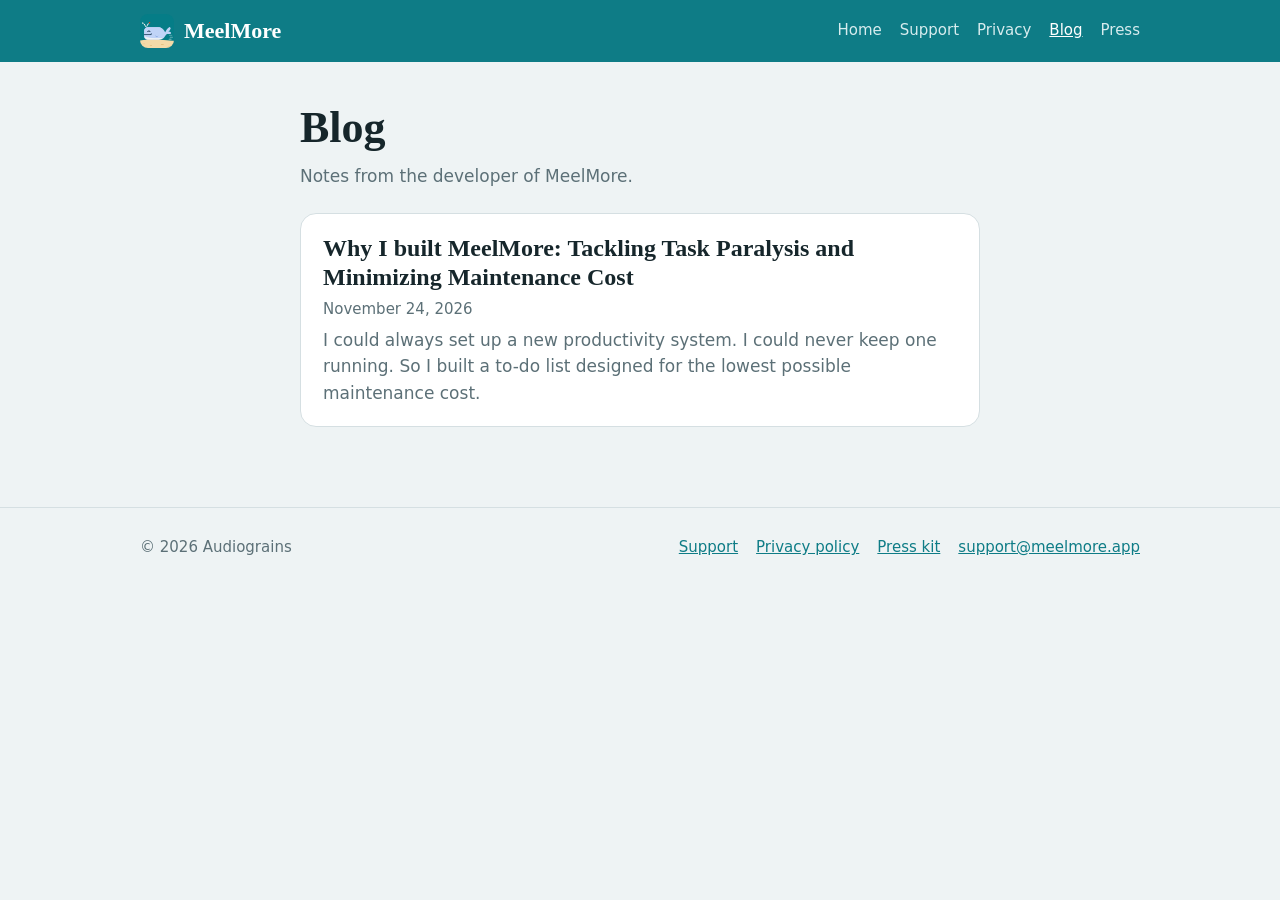
<file: blog/index.html>
<!doctype html>
<html lang="en">
<head>
  <meta charset="utf-8">
  <meta name="viewport" content="width=device-width, initial-scale=1">
  <title>MeelMore blog</title>
  <meta name="description" content="Notes from the developer of MeelMore, a calm to-do list for iPhone and iPad.">
  <meta property="og:title" content="MeelMore blog">
  <meta property="og:description" content="Notes from the developer of MeelMore, a calm to-do list for iPhone and iPad.">
  <meta property="og:image" content="https://meelmore.app/images/blog/why-i-built-meelmore.png">
  <meta property="og:url" content="https://meelmore.app/blog/">
  <meta name="apple-itunes-app" content="app-id=6826042139">
  <link rel="icon" href="../favicon.png" type="image/png">
  <link rel="apple-touch-icon" href="../images/apple-touch-icon.png">
  <link rel="stylesheet" href="../style.css?v=5">
</head>
<body>
  <header class="site-header">
    <div class="wrap">
      <a class="wordmark" href="../"><img src="../images/icon.png" alt="">MeelMore</a>
      <nav aria-label="Site">
        <a href="../">Home</a>
        <a href="../support.html">Support</a>
        <a href="../privacy.html">Privacy</a>
        <a href="./" aria-current="page">Blog</a>
        <a href="../press.html">Press</a>
      </nav>
    </div>
  </header>

  <main class="page">
    <div class="wrap narrow">
      <h1>Blog</h1>
      <p class="updated">Notes from the developer of MeelMore.</p>

      <ul class="post-list">
        <li>
          <h2><a href="why-i-built-meelmore.html">Why I built MeelMore: Tackling Task Paralysis and Minimizing Maintenance Cost</a></h2>
          <p class="post-meta">November 24, 2026</p>
          <p>I could always set up a new productivity system. I could never keep one running. So I built a to-do list designed for the lowest possible maintenance cost.</p>
        </li>
      </ul>
    </div>
  </main>

  <footer class="site-footer">
    <div class="wrap">
      <span>© 2026 Audiograins</span>
      <nav aria-label="Footer">
        <a href="../support.html">Support</a>
        <a href="../privacy.html">Privacy policy</a>
        <a href="../press.html">Press kit</a>
        <a href="mailto:support@meelmore.app">support@meelmore.app</a>
      </nav>
    </div>
  </footer>
</body>
</html>
</file>
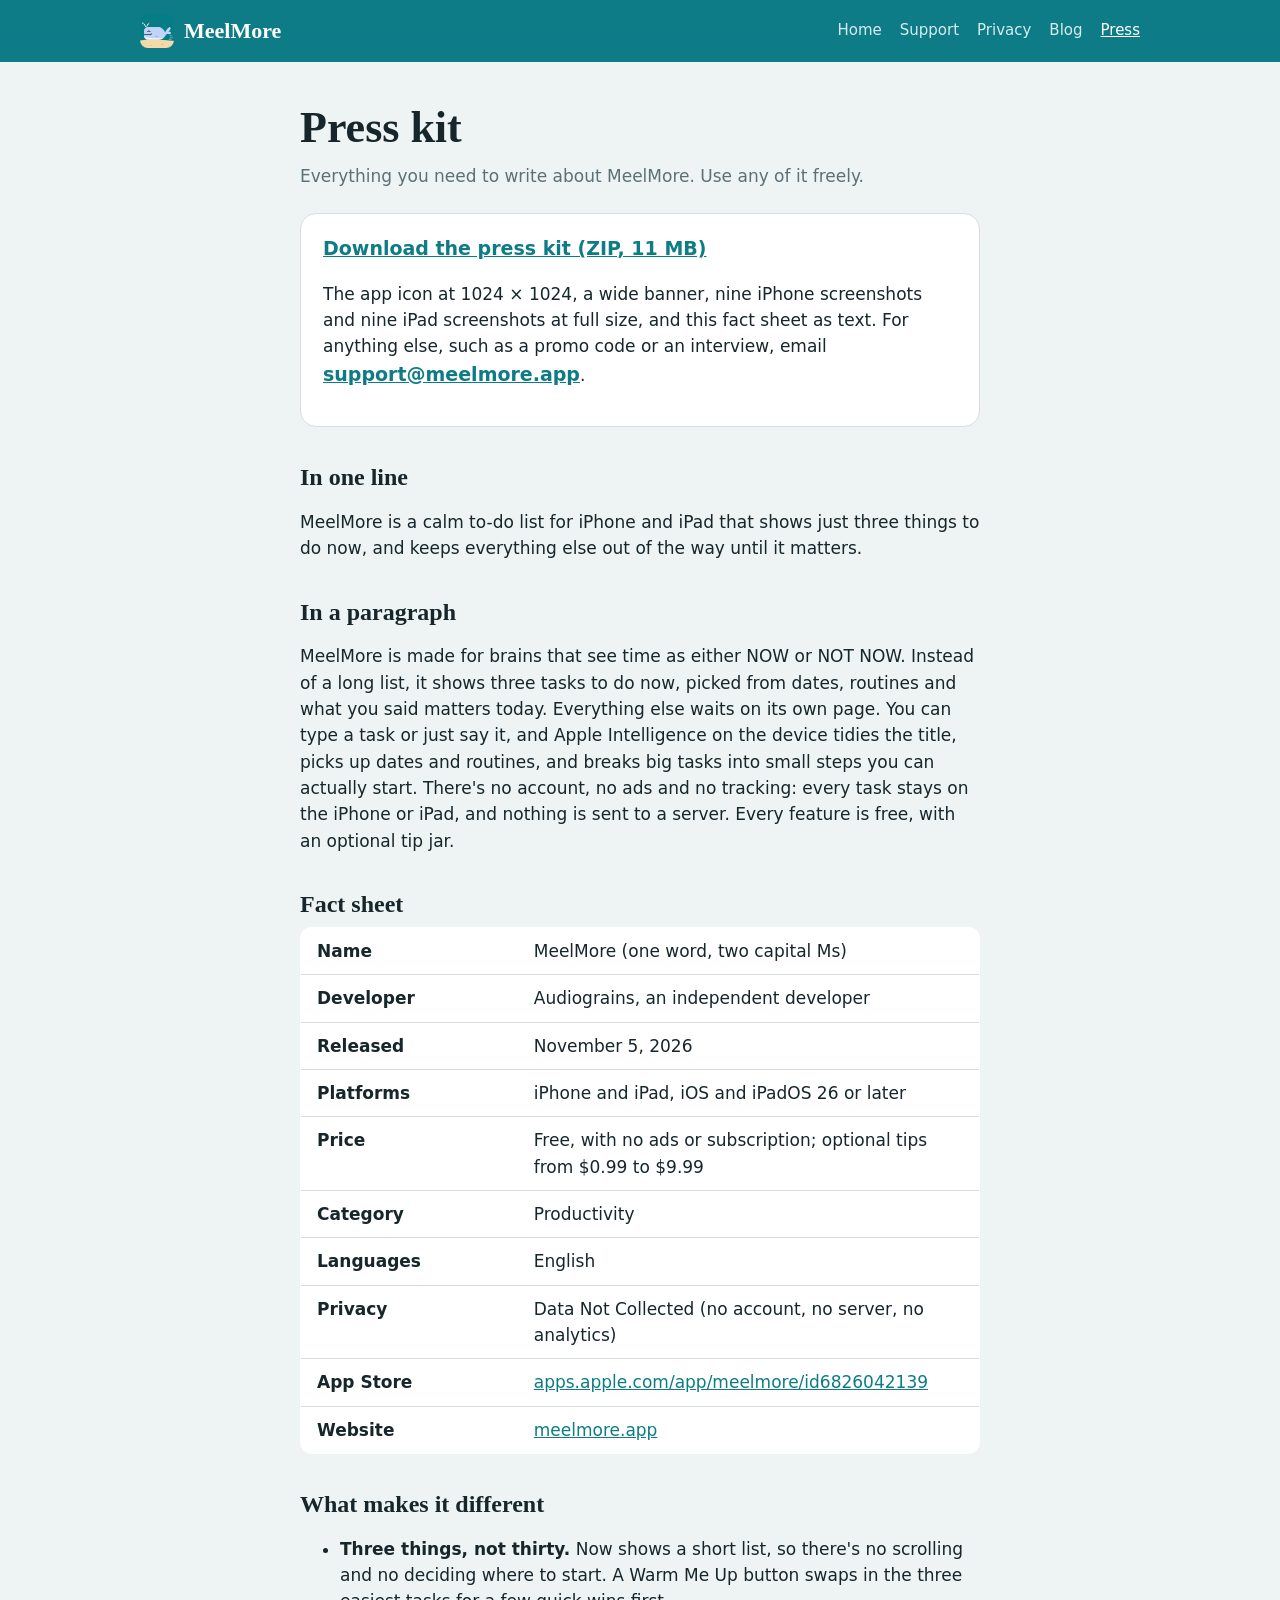
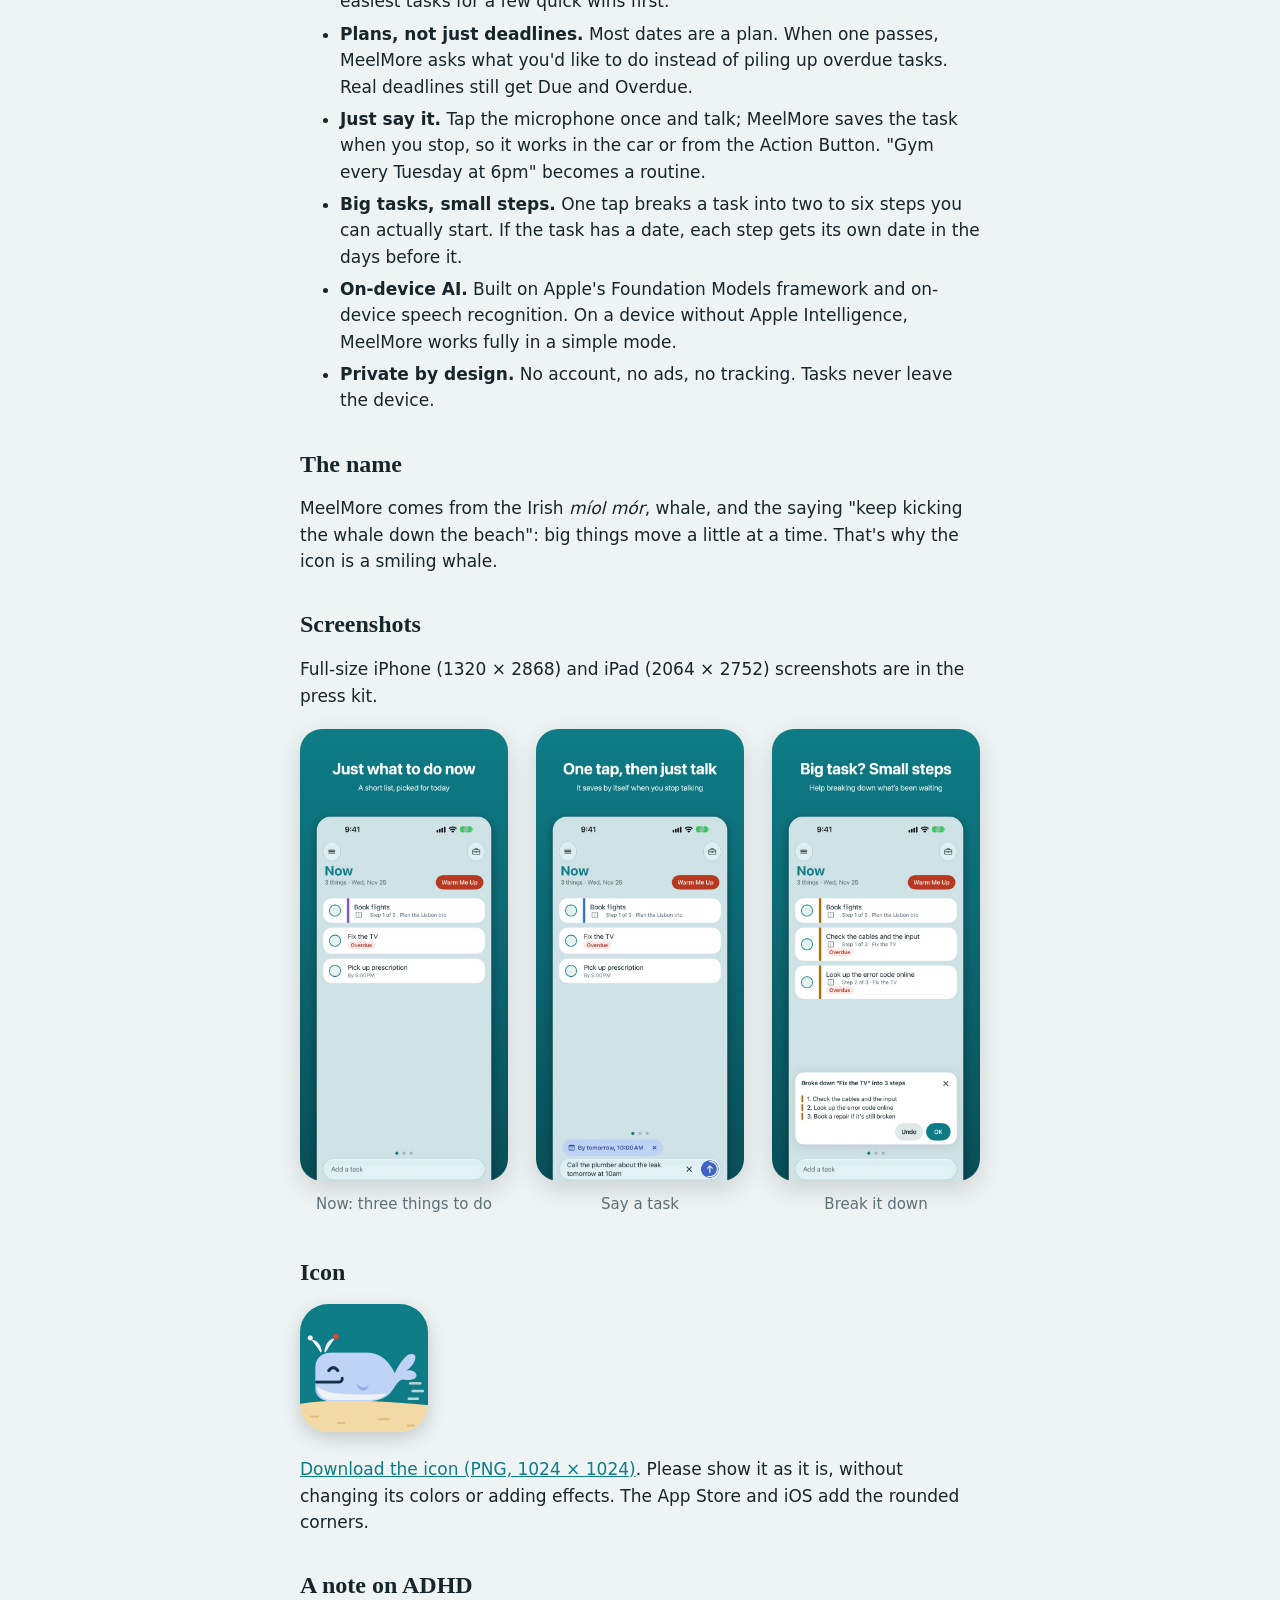
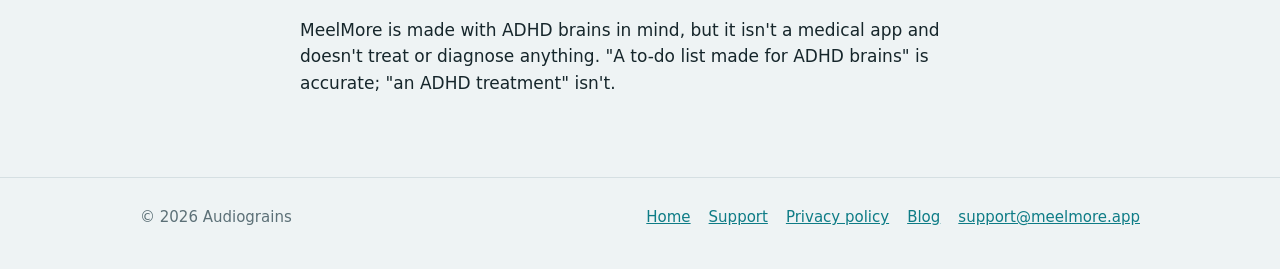
<file: press.html>
<!doctype html>
<html lang="en">
<head>
  <meta charset="utf-8">
  <meta name="viewport" content="width=device-width, initial-scale=1">
  <title>MeelMore press kit</title>
  <meta name="description" content="Press kit for MeelMore, a calm to-do list for iPhone and iPad: fact sheet, descriptions, icon and screenshots.">
  <meta property="og:title" content="MeelMore press kit">
  <meta property="og:description" content="Fact sheet, descriptions, icon and screenshots for MeelMore.">
  <meta property="og:image" content="https://meelmore.app/images/icon.png">
  <meta property="og:url" content="https://meelmore.app/press.html">
  <meta name="apple-itunes-app" content="app-id=6826042139">
  <link rel="icon" href="favicon.png" type="image/png">
  <link rel="apple-touch-icon" href="images/apple-touch-icon.png">
  <link rel="stylesheet" href="style.css?v=5">
</head>
<body>
  <header class="site-header">
    <div class="wrap">
      <a class="wordmark" href="./"><img src="images/icon.png" alt="">MeelMore</a>
      <nav aria-label="Site">
        <a href="./">Home</a>
        <a href="support.html">Support</a>
        <a href="privacy.html">Privacy</a>
        <a href="blog/">Blog</a>
        <a href="press.html" aria-current="page">Press</a>
      </nav>
    </div>
  </header>

  <main class="page">
    <div class="wrap narrow">
      <h1>Press kit</h1>
      <p class="updated">Everything you need to write about MeelMore. Use any of it freely.</p>

      <div class="contact">
        <a href="press/MeelMore-press-kit.zip" download>Download the press kit (ZIP, 11 MB)</a>
        <p>The app icon at 1024 × 1024, a wide banner, nine iPhone screenshots and nine iPad screenshots at full size, and this fact sheet as text. For anything else, such as a promo code or an interview, email <a href="mailto:support@meelmore.app?subject=MeelMore%20press">support@meelmore.app</a>.</p>
      </div>

      <h2>In one line</h2>
      <p>MeelMore is a calm to-do list for iPhone and iPad that shows just three things to do now, and keeps everything else out of the way until it matters.</p>

      <h2>In a paragraph</h2>
      <p>MeelMore is made for brains that see time as either NOW or NOT NOW. Instead of a long list, it shows three tasks to do now, picked from dates, routines and what you said matters today. Everything else waits on its own page. You can type a task or just say it, and Apple Intelligence on the device tidies the title, picks up dates and routines, and breaks big tasks into small steps you can actually start. There's no account, no ads and no tracking: every task stays on the iPhone or iPad, and nothing is sent to a server. Every feature is free, with an optional tip jar.</p>

      <h2>Fact sheet</h2>
      <table class="facts">
        <tbody>
          <tr><th scope="row">Name</th><td>MeelMore (one word, two capital Ms)</td></tr>
          <tr><th scope="row">Developer</th><td>Audiograins, an independent developer</td></tr>
          <tr><th scope="row">Released</th><td>November 5, 2026</td></tr>
          <tr><th scope="row">Platforms</th><td>iPhone and iPad, iOS and iPadOS 26 or later</td></tr>
          <tr><th scope="row">Price</th><td>Free, with no ads or subscription; optional tips from $0.99 to $9.99</td></tr>
          <tr><th scope="row">Category</th><td>Productivity</td></tr>
          <tr><th scope="row">Languages</th><td>English</td></tr>
          <tr><th scope="row">Privacy</th><td>Data Not Collected (no account, no server, no analytics)</td></tr>
          <tr><th scope="row">App Store</th><td><a href="https://apps.apple.com/app/meelmore/id6826042139">apps.apple.com/app/meelmore/id6826042139</a></td></tr>
          <tr><th scope="row">Website</th><td><a href="https://meelmore.app">meelmore.app</a></td></tr>
        </tbody>
      </table>

      <h2>What makes it different</h2>
      <ul>
        <li><strong>Three things, not thirty.</strong> Now shows a short list, so there's no scrolling and no deciding where to start. A Warm Me Up button swaps in the three easiest tasks for a few quick wins first.</li>
        <li><strong>Plans, not just deadlines.</strong> Most dates are a plan. When one passes, MeelMore asks what you'd like to do instead of piling up overdue tasks. Real deadlines still get Due and Overdue.</li>
        <li><strong>Just say it.</strong> Tap the microphone once and talk; MeelMore saves the task when you stop, so it works in the car or from the Action Button. "Gym every Tuesday at 6pm" becomes a routine.</li>
        <li><strong>Big tasks, small steps.</strong> One tap breaks a task into two to six steps you can actually start. If the task has a date, each step gets its own date in the days before it.</li>
        <li><strong>On-device AI.</strong> Built on Apple's Foundation Models framework and on-device speech recognition. On a device without Apple Intelligence, MeelMore works fully in a simple mode.</li>
        <li><strong>Private by design.</strong> No account, no ads, no tracking. Tasks never leave the device.</li>
      </ul>

      <h2>The name</h2>
      <p>MeelMore comes from the Irish <i lang="ga">míol mór</i>, whale, and the saying "keep kicking the whale down the beach": big things move a little at a time. That's why the icon is a smiling whale.</p>

      <h2>Screenshots</h2>
      <p>Full-size iPhone (1320 × 2868) and iPad (2064 × 2752) screenshots are in the press kit.</p>
      <ul class="shots">
        <li><figure><img src="images/01-now.jpg" width="660" height="1434" loading="lazy" alt="The Now screen with three tasks"><figcaption>Now: three things to do</figcaption></figure></li>
        <li><figure><img src="images/03-voice.jpg" width="660" height="1434" loading="lazy" alt="Voice capture listening to a task"><figcaption>Say a task</figcaption></figure></li>
        <li><figure><img src="images/04-breakdown.jpg" width="660" height="1434" loading="lazy" alt="A big task broken down into small steps"><figcaption>Break it down</figcaption></figure></li>
      </ul>

      <h2>Icon</h2>
      <p><img class="press-icon" src="press/meelmore-icon-1024.png" width="128" height="128" alt="The MeelMore icon: a smiling whale"></p>
      <p><a href="press/meelmore-icon-1024.png" download>Download the icon (PNG, 1024 × 1024)</a>. Please show it as it is, without changing its colors or adding effects. The App Store and iOS add the rounded corners.</p>

      <h2>A note on ADHD</h2>
      <p>MeelMore is made with ADHD brains in mind, but it isn't a medical app and doesn't treat or diagnose anything. "A to-do list made for ADHD brains" is accurate; "an ADHD treatment" isn't.</p>
    </div>
  </main>

  <footer class="site-footer">
    <div class="wrap">
      <span>© 2026 Audiograins</span>
      <nav aria-label="Footer">
        <a href="./">Home</a>
        <a href="support.html">Support</a>
        <a href="privacy.html">Privacy policy</a>
        <a href="blog/">Blog</a>
        <a href="mailto:support@meelmore.app">support@meelmore.app</a>
      </nav>
    </div>
  </footer>
</body>
</html>
</file>
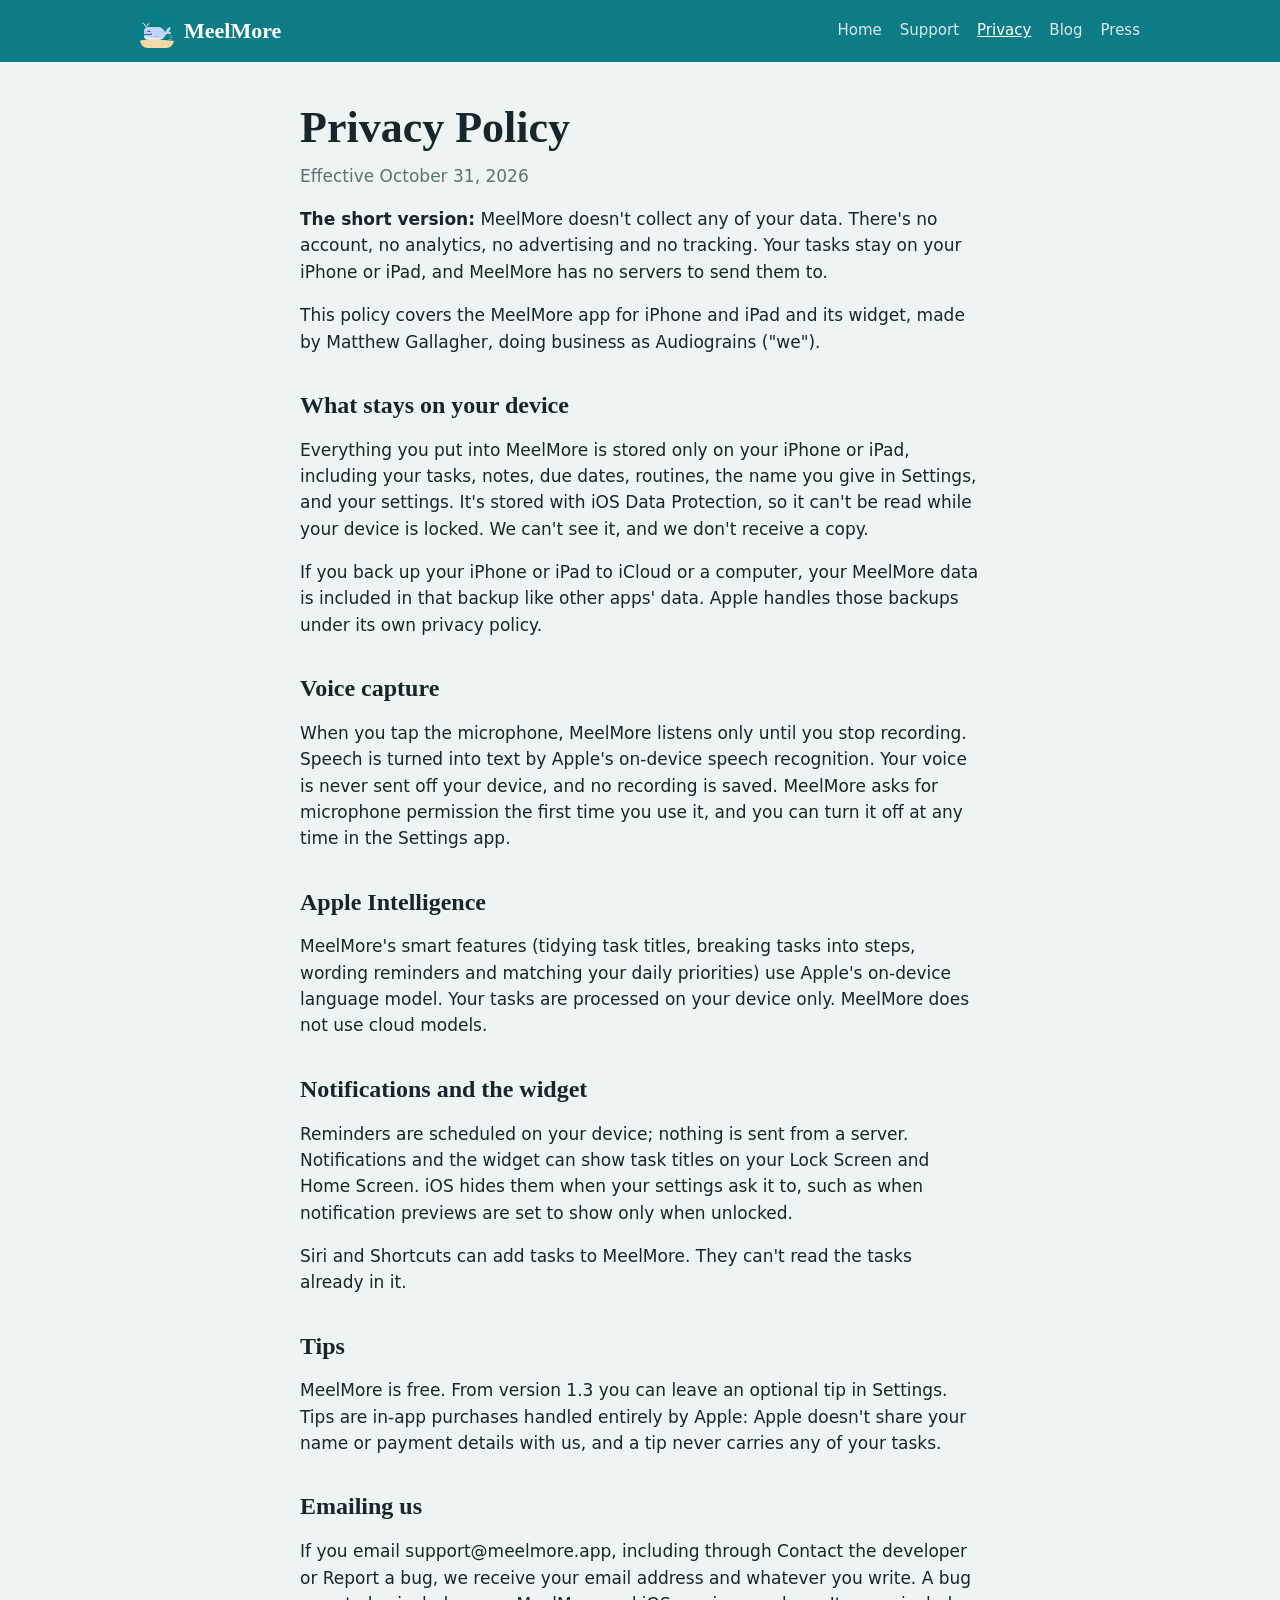
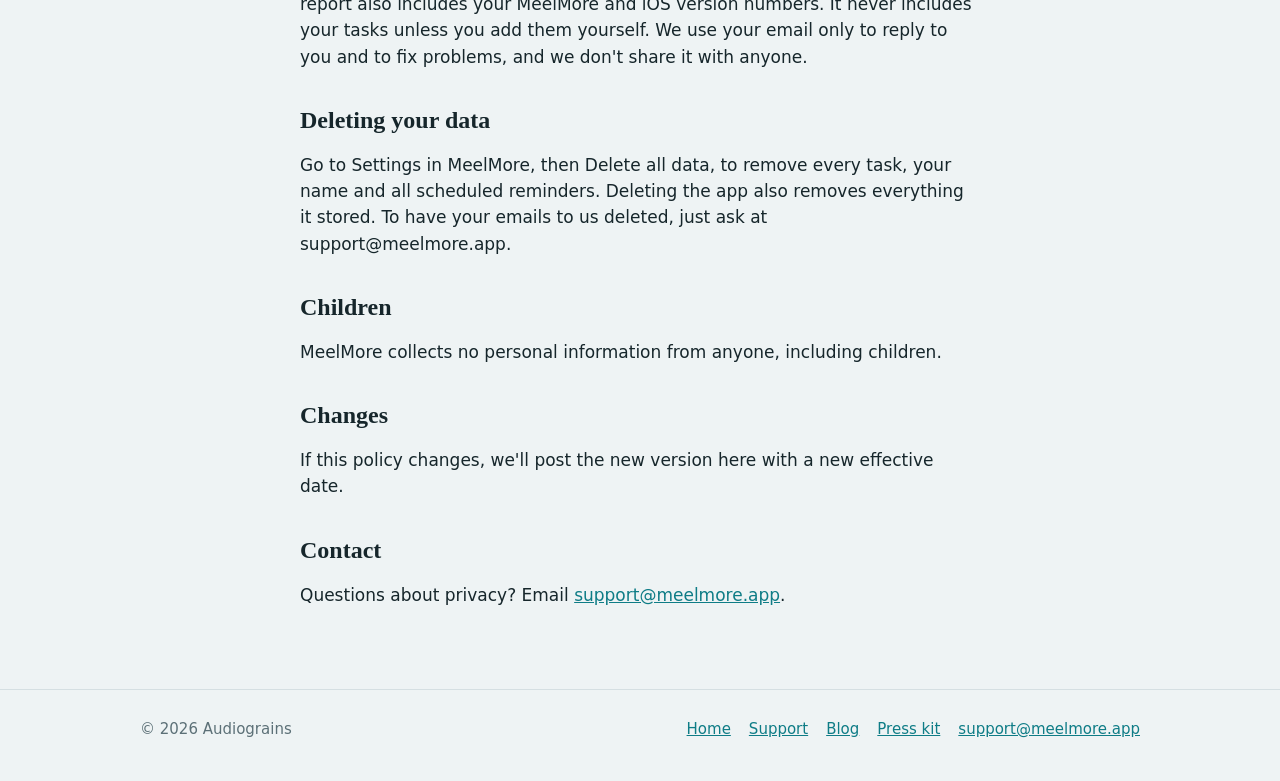
<file: privacy.html>
<!doctype html>
<html lang="en">
<head>
  <meta charset="utf-8">
  <meta name="viewport" content="width=device-width, initial-scale=1">
  <title>MeelMore Privacy Policy</title>
  <meta name="description" content="MeelMore collects no data. Your tasks stay on your iPhone or iPad.">
  <link rel="icon" href="favicon.png" type="image/png">
  <link rel="apple-touch-icon" href="images/apple-touch-icon.png">
  <link rel="stylesheet" href="style.css?v=5">
</head>
<body>
  <header class="site-header">
    <div class="wrap">
      <a class="wordmark" href="./"><img src="images/icon.png" alt="">MeelMore</a>
      <nav aria-label="Site">
        <a href="./">Home</a>
        <a href="support.html">Support</a>
        <a href="privacy.html" aria-current="page">Privacy</a>
        <a href="blog/">Blog</a>
        <a href="press.html">Press</a>
      </nav>
    </div>
  </header>

  <main class="page">
    <div class="wrap narrow">
      <h1>Privacy Policy</h1>
      <p class="updated">Effective October 31, 2026</p>

      <p><strong>The short version:</strong> MeelMore doesn't collect any of your data. There's no account, no analytics, no advertising and no tracking. Your tasks stay on your iPhone or iPad, and MeelMore has no servers to send them to.</p>

      <p>This policy covers the MeelMore app for iPhone and iPad and its widget, made by Matthew Gallagher, doing business as Audiograins ("we").</p>

      <h2>What stays on your device</h2>
      <p>Everything you put into MeelMore is stored only on your iPhone or iPad, including your tasks, notes, due dates, routines, the name you give in Settings, and your settings. It's stored with iOS Data Protection, so it can't be read while your device is locked. We can't see it, and we don't receive a copy.</p>
      <p>If you back up your iPhone or iPad to iCloud or a computer, your MeelMore data is included in that backup like other apps' data. Apple handles those backups under its own privacy policy.</p>

      <h2>Voice capture</h2>
      <p>When you tap the microphone, MeelMore listens only until you stop recording. Speech is turned into text by Apple's on-device speech recognition. Your voice is never sent off your device, and no recording is saved. MeelMore asks for microphone permission the first time you use it, and you can turn it off at any time in the Settings app.</p>

      <h2>Apple Intelligence</h2>
      <p>MeelMore's smart features (tidying task titles, breaking tasks into steps, wording reminders and matching your daily priorities) use Apple's on-device language model. Your tasks are processed on your device only. MeelMore does not use cloud models.</p>

      <h2>Notifications and the widget</h2>
      <p>Reminders are scheduled on your device; nothing is sent from a server. Notifications and the widget can show task titles on your Lock Screen and Home Screen. iOS hides them when your settings ask it to, such as when notification previews are set to show only when unlocked.</p>
      <p>Siri and Shortcuts can add tasks to MeelMore. They can't read the tasks already in it.</p>

      <h2>Tips</h2>
      <p>MeelMore is free. From version 1.3 you can leave an optional tip in Settings. Tips are in-app purchases handled entirely by Apple: Apple doesn't share your name or payment details with us, and a tip never carries any of your tasks.</p>

      <h2>Emailing us</h2>
      <p>If you email support@meelmore.app, including through Contact the developer or Report a bug, we receive your email address and whatever you write. A bug report also includes your MeelMore and iOS version numbers. It never includes your tasks unless you add them yourself. We use your email only to reply to you and to fix problems, and we don't share it with anyone.</p>

      <h2>Deleting your data</h2>
      <p>Go to Settings in MeelMore, then Delete all data, to remove every task, your name and all scheduled reminders. Deleting the app also removes everything it stored. To have your emails to us deleted, just ask at support@meelmore.app.</p>

      <h2>Children</h2>
      <p>MeelMore collects no personal information from anyone, including children.</p>

      <h2>Changes</h2>
      <p>If this policy changes, we'll post the new version here with a new effective date.</p>

      <h2>Contact</h2>
      <p>Questions about privacy? Email <a href="mailto:support@meelmore.app?subject=MeelMore%20privacy">support@meelmore.app</a>.</p>
    </div>
  </main>

  <footer class="site-footer">
    <div class="wrap">
      <span>© 2026 Audiograins</span>
      <nav aria-label="Footer">
        <a href="./">Home</a>
        <a href="support.html">Support</a>
        <a href="blog/">Blog</a>
        <a href="press.html">Press kit</a>
        <a href="mailto:support@meelmore.app">support@meelmore.app</a>
      </nav>
    </div>
  </footer>
</body>
</html>
</file>
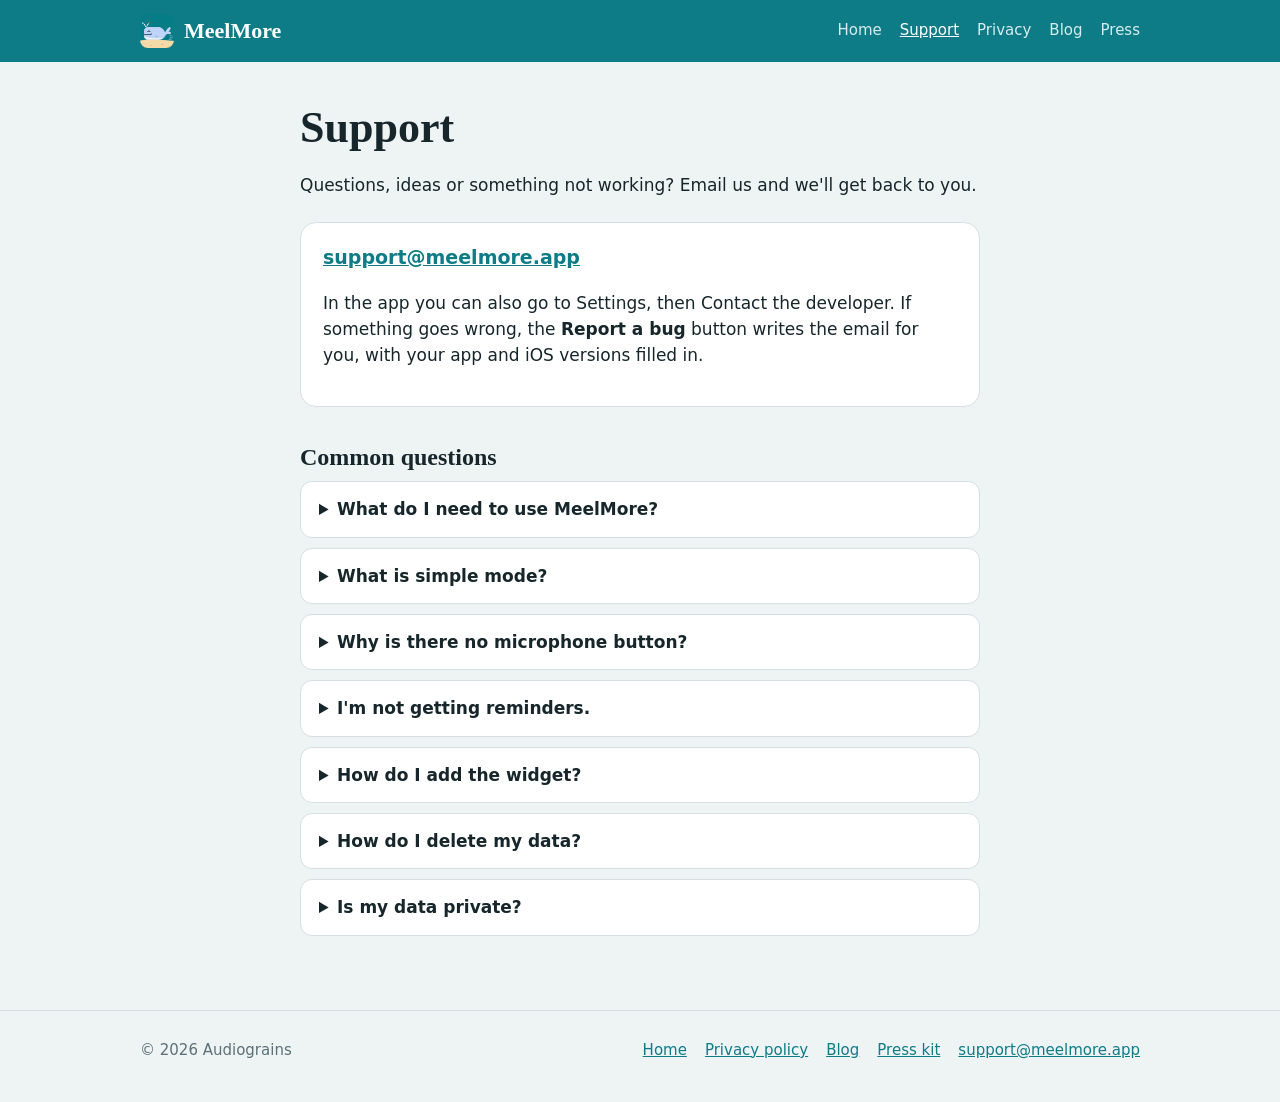
<file: support.html>
<!doctype html>
<html lang="en">
<head>
  <meta charset="utf-8">
  <meta name="viewport" content="width=device-width, initial-scale=1">
  <title>MeelMore Support</title>
  <meta name="description" content="Get help with MeelMore, the calm to-do list for iPhone and iPad.">
  <link rel="icon" href="favicon.png" type="image/png">
  <link rel="apple-touch-icon" href="images/apple-touch-icon.png">
  <link rel="stylesheet" href="style.css?v=5">
</head>
<body>
  <header class="site-header">
    <div class="wrap">
      <a class="wordmark" href="./"><img src="images/icon.png" alt="">MeelMore</a>
      <nav aria-label="Site">
        <a href="./">Home</a>
        <a href="support.html" aria-current="page">Support</a>
        <a href="privacy.html">Privacy</a>
        <a href="blog/">Blog</a>
        <a href="press.html">Press</a>
      </nav>
    </div>
  </header>

  <main class="page">
    <div class="wrap narrow">
      <h1>Support</h1>
      <p>Questions, ideas or something not working? Email us and we'll get back to you.</p>

      <div class="contact">
        <a href="mailto:support@meelmore.app?subject=MeelMore">support@meelmore.app</a>
        <p>In the app you can also go to Settings, then Contact the developer. If something goes wrong, the <strong>Report a bug</strong> button writes the email for you, with your app and iOS versions filled in.</p>
      </div>

      <h2>Common questions</h2>

      <details>
        <summary>What do I need to use MeelMore?</summary>
        <p>An iPhone with iOS 26 or later, or an iPad with iPadOS 26 or later. The smart features (tidying task titles, breaking tasks down, worded reminders and matching your daily priorities) use Apple Intelligence, so they need an iPhone or iPad that supports it with Apple Intelligence turned on in Settings.</p>
      </details>

      <details>
        <summary>What is simple mode?</summary>
        <p>When Apple Intelligence isn't available, MeelMore keeps working in simple mode. Tasks keep the words you typed, and you can set their details yourself. If Apple Intelligence is still downloading, the smart features turn on by themselves once it's ready.</p>
      </details>

      <details>
        <summary>Why is there no microphone button?</summary>
        <p>Voice capture uses on-device speech recognition, which isn't available in every language. If your device's language isn't supported, the microphone button is hidden and you can still type.</p>
      </details>

      <details>
        <summary>I'm not getting reminders.</summary>
        <p>Check that notifications are allowed for MeelMore in the Settings app, under Notifications. Reminders are sent for tasks with a due time. You can choose when they arrive, or turn them off, in MeelMore's Settings.</p>
      </details>

      <details>
        <summary>How do I add the widget?</summary>
        <p>Touch and hold an empty spot on your Home Screen, tap Edit, then Add Widget, and search for MeelMore. Tap a circle in the widget to complete a task, or use + and the microphone to add one.</p>
      </details>

      <details>
        <summary>How do I delete my data?</summary>
        <p>In MeelMore, go to Settings, then Delete all data. This removes every task, your name and your scheduled reminders. Deleting the app also removes everything. Your tasks are never stored anywhere but your device (and your own backups).</p>
      </details>

      <details>
        <summary>Is my data private?</summary>
        <p>Yes. There's no account, and MeelMore never sends your tasks anywhere. See the <a href="privacy.html">privacy policy</a> for details.</p>
      </details>
    </div>
  </main>

  <footer class="site-footer">
    <div class="wrap">
      <span>© 2026 Audiograins</span>
      <nav aria-label="Footer">
        <a href="./">Home</a>
        <a href="privacy.html">Privacy policy</a>
        <a href="blog/">Blog</a>
        <a href="press.html">Press kit</a>
        <a href="mailto:support@meelmore.app">support@meelmore.app</a>
      </nav>
    </div>
  </footer>
</body>
</html>
</file>
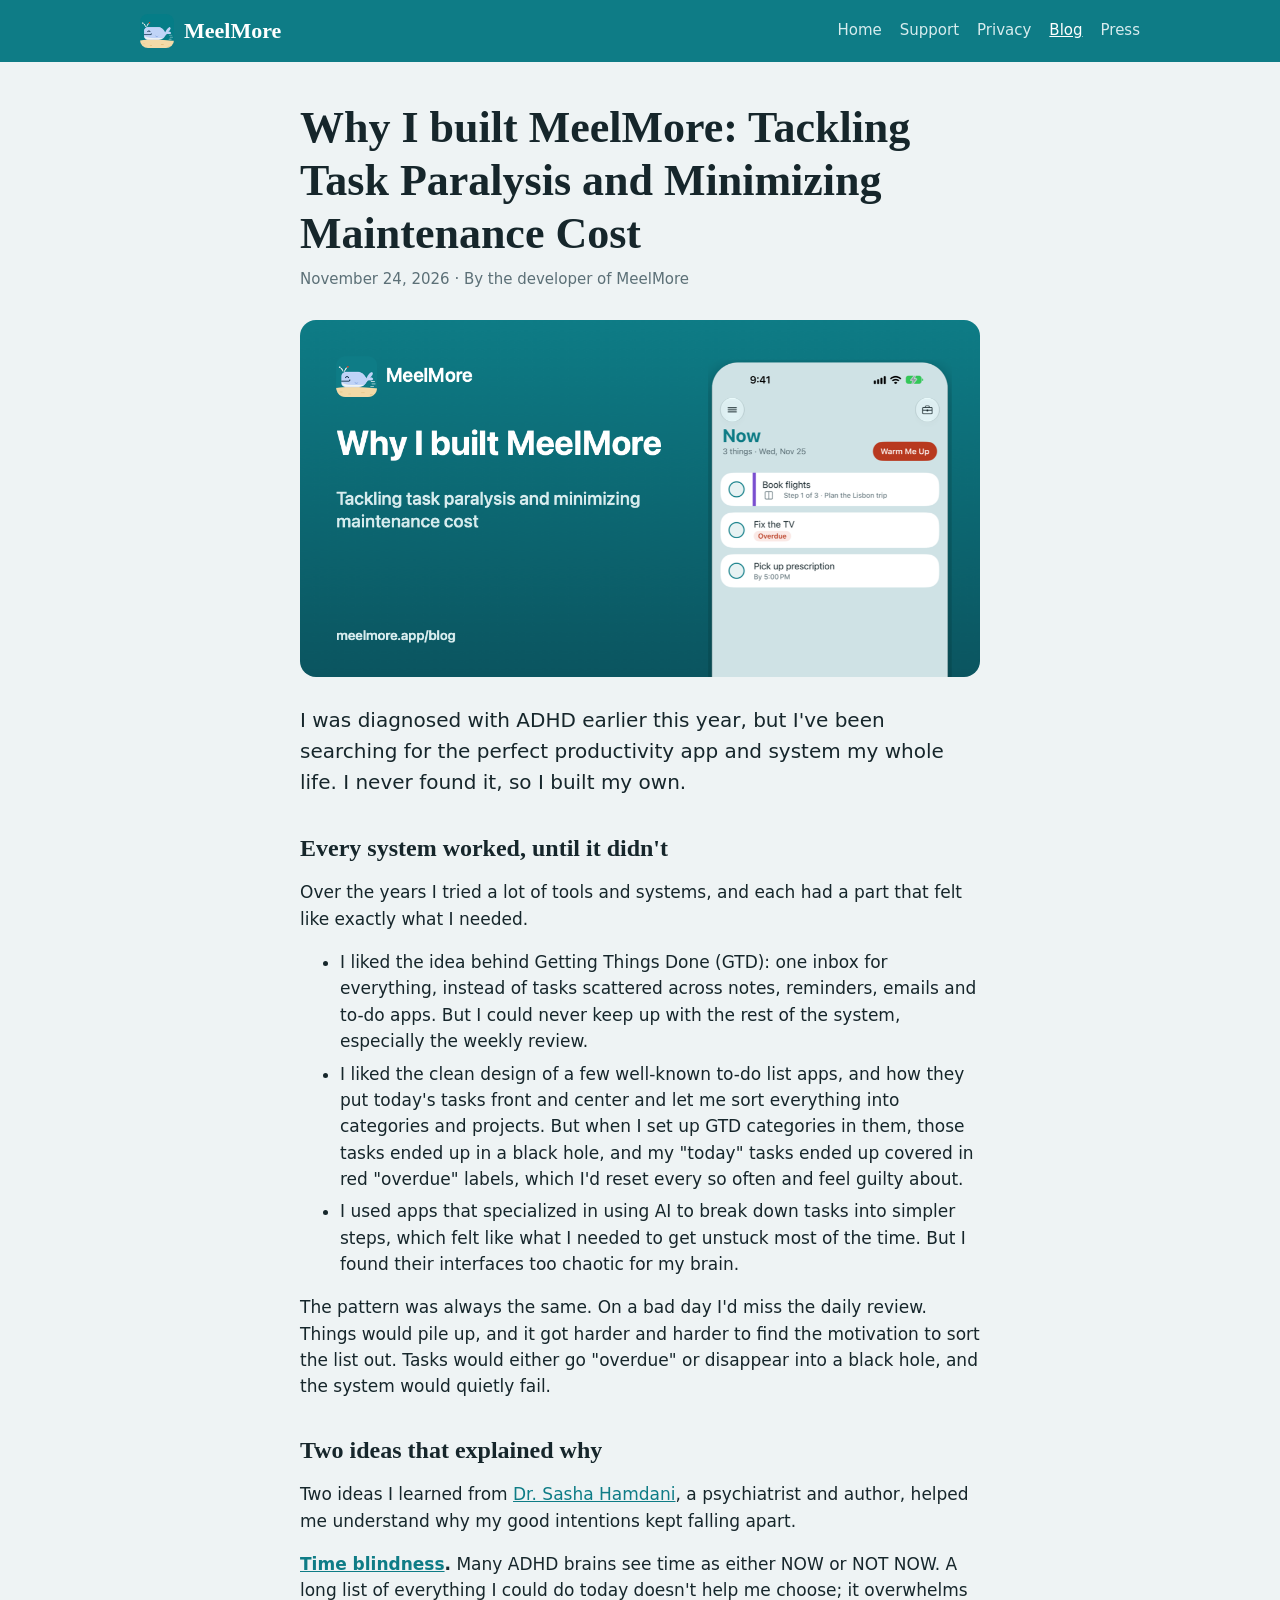
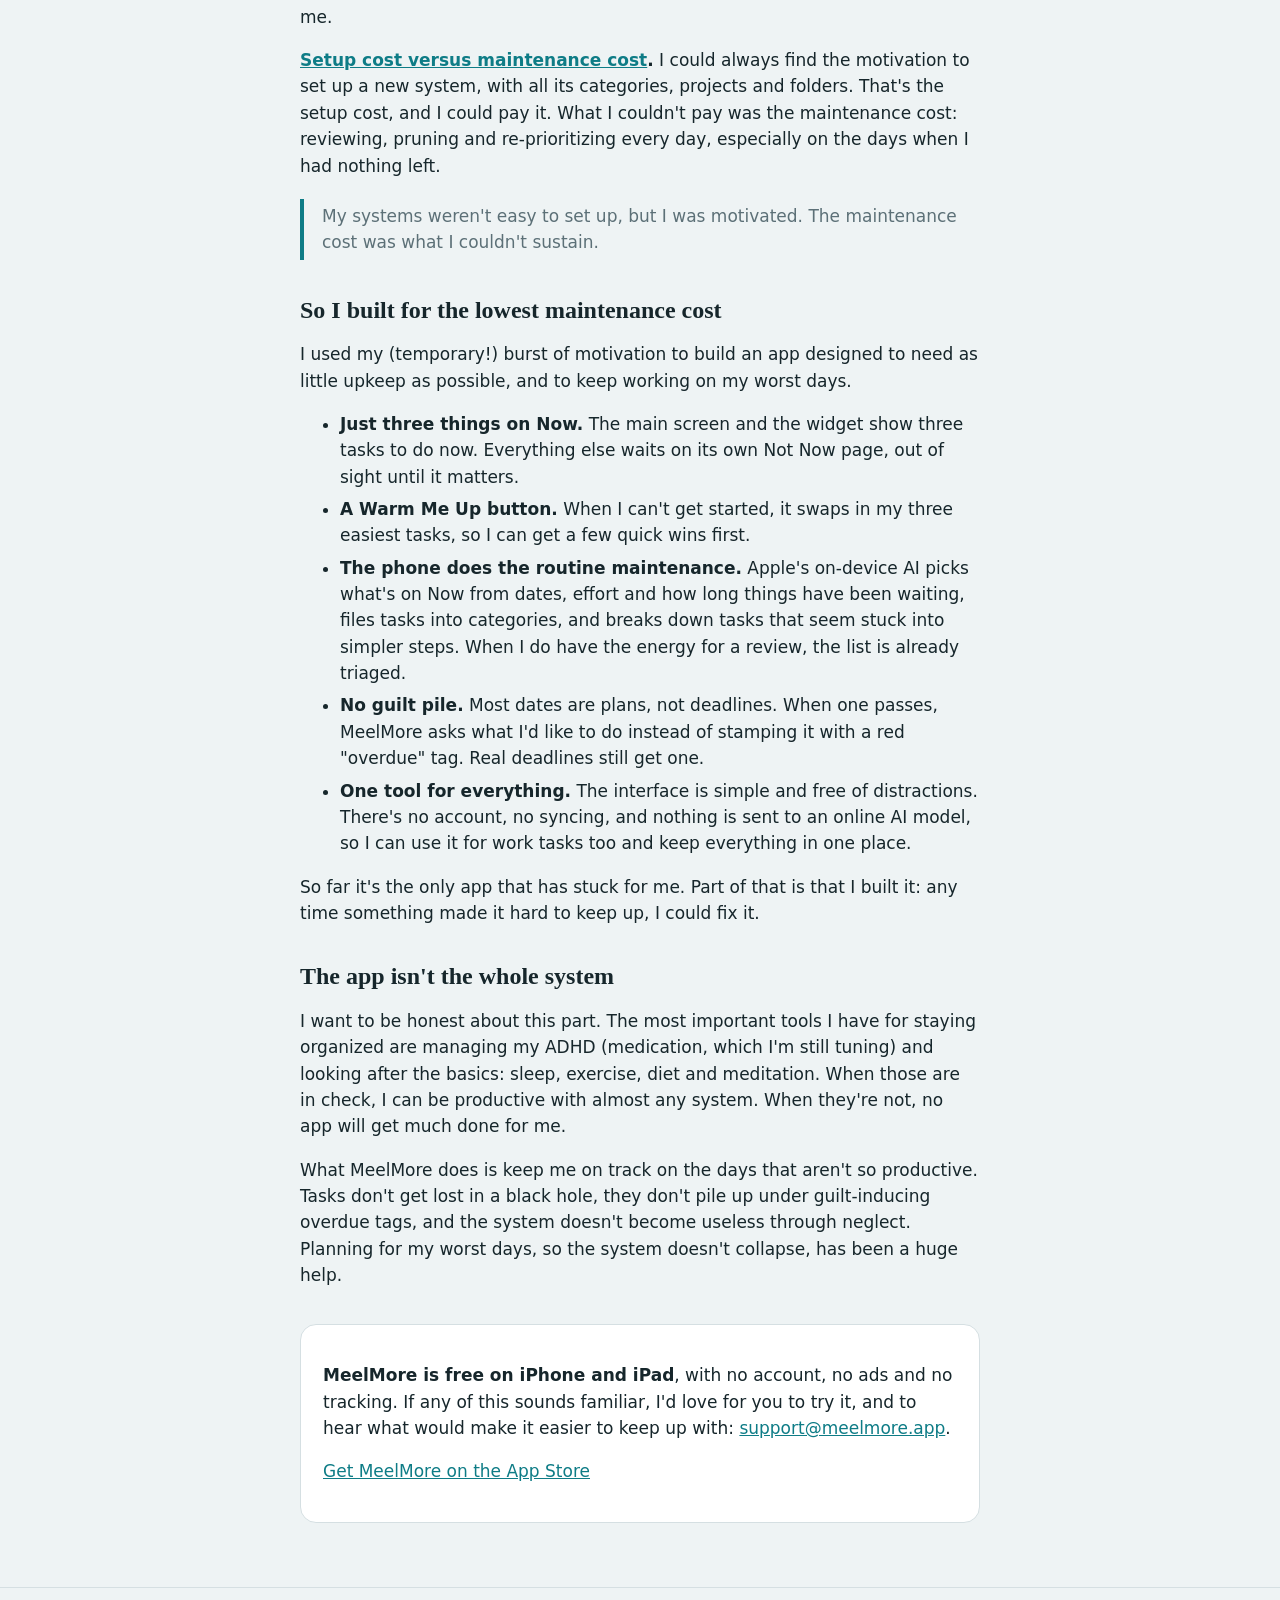
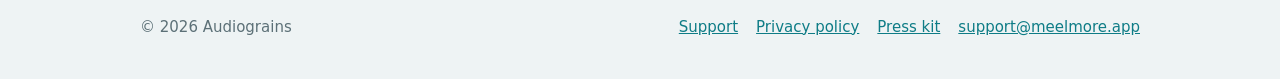
<file: blog/why-i-built-meelmore.html>
<!doctype html>
<html lang="en">
<head>
  <meta charset="utf-8">
  <meta name="viewport" content="width=device-width, initial-scale=1">
  <title>Why I built MeelMore: Tackling Task Paralysis and Minimizing Maintenance Cost</title>
  <meta name="description" content="I could always set up a new productivity system. I could never keep one running. Here's why I built a to-do list designed for the lowest possible maintenance cost.">
  <meta property="og:type" content="article">
  <meta property="og:title" content="Why I built MeelMore: Tackling Task Paralysis and Minimizing Maintenance Cost">
  <meta property="og:description" content="I could always set up a new productivity system. I could never keep one running. So I built one designed for the lowest possible maintenance cost.">
  <meta property="og:image" content="https://meelmore.app/images/blog/why-i-built-meelmore.png">
  <meta property="og:image:width" content="1200">
  <meta property="og:image:height" content="630">
  <meta property="og:image:alt" content="Why I built MeelMore: tackling task paralysis and minimizing maintenance cost, beside MeelMore's Now screen with three tasks">
  <meta property="og:url" content="https://meelmore.app/blog/why-i-built-meelmore.html">
  <meta property="article:published_time" content="2026-11-24">
  <meta name="twitter:card" content="summary_large_image">
  <meta name="apple-itunes-app" content="app-id=6826042139">
  <link rel="canonical" href="https://meelmore.app/blog/why-i-built-meelmore.html">
  <link rel="icon" href="../favicon.png" type="image/png">
  <link rel="apple-touch-icon" href="../images/apple-touch-icon.png">
  <link rel="stylesheet" href="../style.css?v=5">
</head>
<body>
  <header class="site-header">
    <div class="wrap">
      <a class="wordmark" href="../"><img src="../images/icon.png" alt="">MeelMore</a>
      <nav aria-label="Site">
        <a href="../">Home</a>
        <a href="../support.html">Support</a>
        <a href="../privacy.html">Privacy</a>
        <a href="./" aria-current="page">Blog</a>
        <a href="../press.html">Press</a>
      </nav>
    </div>
  </header>

  <main class="page">
    <article class="wrap narrow post">
      <h1>Why I built MeelMore: Tackling Task Paralysis and Minimizing Maintenance Cost</h1>
      <p class="post-meta"><time datetime="2026-11-24">November 24, 2026</time> · By the developer of MeelMore</p>

      <img class="post-image" src="../images/blog/why-i-built-meelmore.png" width="1200" height="630" alt="Why I built MeelMore, beside MeelMore's Now screen with three tasks">

      <p class="lead">I was diagnosed with ADHD earlier this year, but I've been searching for the perfect productivity app and system my whole life. I never found it, so I built my own.</p>

      <h2>Every system worked, until it didn't</h2>
      <p>Over the years I tried a lot of tools and systems, and each had a part that felt like exactly what I needed.</p>
      <ul>
        <li>I liked the idea behind Getting Things Done (GTD): one inbox for everything, instead of tasks scattered across notes, reminders, emails and to-do apps. But I could never keep up with the rest of the system, especially the weekly review.</li>
        <li>I liked the clean design of a few well-known to-do list apps, and how they put today's tasks front and center and let me sort everything into categories and projects. But when I set up GTD categories in them, those tasks ended up in a black hole, and my "today" tasks ended up covered in red "overdue" labels, which I'd reset every so often and feel guilty about.</li>
        <li>I used apps that specialized in using AI to break down tasks into simpler steps, which felt like what I needed to get unstuck most of the time. But I found their interfaces too chaotic for my brain.</li>
      </ul>
      <p>The pattern was always the same. On a bad day I'd miss the daily review. Things would pile up, and it got harder and harder to find the motivation to sort the list out. Tasks would either go "overdue" or disappear into a black hole, and the system would quietly fail.</p>

      <h2>Two ideas that explained why</h2>
      <p>Two ideas I learned from <a href="https://www.instagram.com/thepsychdoctormd/">Dr. Sasha Hamdani</a>, a psychiatrist and author, helped me understand why my good intentions kept falling apart.</p>
      <p><strong><a href="https://youtu.be/nKnm5XmTnyU">Time blindness</a>.</strong> Many ADHD brains see time as either NOW or NOT NOW. A long list of everything I could do today doesn't help me choose; it overwhelms me.</p>
      <p><strong><a href="https://youtu.be/yfL27n20shQ">Setup cost versus maintenance cost</a>.</strong> I could always find the motivation to set up a new system, with all its categories, projects and folders. That's the setup cost, and I could pay it. What I couldn't pay was the maintenance cost: reviewing, pruning and re-prioritizing every day, especially on the days when I had nothing left.</p>
      <blockquote>My systems weren't easy to set up, but I was motivated. The maintenance cost was what I couldn't sustain.</blockquote>

      <h2>So I built for the lowest maintenance cost</h2>
      <p>I used my (temporary!) burst of motivation to build an app designed to need as little upkeep as possible, and to keep working on my worst days.</p>
      <ul>
        <li><strong>Just three things on Now.</strong> The main screen and the widget show three tasks to do now. Everything else waits on its own Not Now page, out of sight until it matters.</li>
        <li><strong>A Warm Me Up button.</strong> When I can't get started, it swaps in my three easiest tasks, so I can get a few quick wins first.</li>
        <li><strong>The phone does the routine maintenance.</strong> Apple's on-device AI picks what's on Now from dates, effort and how long things have been waiting, files tasks into categories, and breaks down tasks that seem stuck into simpler steps. When I do have the energy for a review, the list is already triaged.</li>
        <li><strong>No guilt pile.</strong> Most dates are plans, not deadlines. When one passes, MeelMore asks what I'd like to do instead of stamping it with a red "overdue" tag. Real deadlines still get one.</li>
        <li><strong>One tool for everything.</strong> The interface is simple and free of distractions. There's no account, no syncing, and nothing is sent to an online AI model, so I can use it for work tasks too and keep everything in one place.</li>
      </ul>
      <p>So far it's the only app that has stuck for me. Part of that is that I built it: any time something made it hard to keep up, I could fix it.</p>

      <h2>The app isn't the whole system</h2>
      <p>I want to be honest about this part. The most important tools I have for staying organized are managing my ADHD (medication, which I'm still tuning) and looking after the basics: sleep, exercise, diet and meditation. When those are in check, I can be productive with almost any system. When they're not, no app will get much done for me.</p>
      <p>What MeelMore does is keep me on track on the days that aren't so productive. Tasks don't get lost in a black hole, they don't pile up under guilt-inducing overdue tags, and the system doesn't become useless through neglect. Planning for my worst days, so the system doesn't collapse, has been a huge help.</p>

      <div class="post-cta">
        <p><strong>MeelMore is free on iPhone and iPad</strong>, with no account, no ads and no tracking. If any of this sounds familiar, I'd love for you to try it, and to hear what would make it easier to keep up with: <a href="mailto:support@meelmore.app">support@meelmore.app</a>.</p>
        <p><a href="https://apps.apple.com/app/meelmore/id6826042139">Get MeelMore on the App Store</a></p>
      </div>
    </article>
  </main>

  <footer class="site-footer">
    <div class="wrap">
      <span>© 2026 Audiograins</span>
      <nav aria-label="Footer">
        <a href="../support.html">Support</a>
        <a href="../privacy.html">Privacy policy</a>
        <a href="../press.html">Press kit</a>
        <a href="mailto:support@meelmore.app">support@meelmore.app</a>
      </nav>
    </div>
  </footer>
</body>
</html>
</file>
<file: style.css>
/* MeelMore's Lagoon (light) and Nightfall (dark) colors, from design/design-tokens.json. */
:root {
  --screen: #EEF3F4;
  --row: #FFFFFF;
  --line: #D5DFE2;
  --ink: #16262B;
  --ink-secondary: #5C7077;
  --complete: #0E7C86;
  --capture: #BFD3F7;
  --on-capture: #2C4A8A;
  --due: #B8391F;
  --hero-top: #0E7C86;
  --hero-bottom: #0B5560;
  --on-hero: #FFFFFF;
  --on-hero-soft: #D7ECEE;
  color-scheme: light dark;
}

@media (prefers-color-scheme: dark) {
  :root {
    --screen: #0C1117;
    --row: #151C25;
    --line: #232D3A;
    --ink: #E8EEF2;
    --ink-secondary: #8797A6;
    --complete: #3CC9C0;
    --capture: #A9C4FA;
    --on-capture: #1D3A75;
    --due: #FF8A5B;
    --hero-top: #0B4A52;
    --hero-bottom: #0C1117;
  }
}

* { box-sizing: border-box; }

body {
  margin: 0;
  background: var(--screen);
  color: var(--ink);
  font: 17px/1.55 -apple-system, BlinkMacSystemFont, "Segoe UI", system-ui, sans-serif;
  -webkit-text-size-adjust: 100%;
}

h1, h2, h3, .wordmark {
  font-family: ui-serif, "New York", Georgia, "Times New Roman", serif;
  font-weight: 600;
  line-height: 1.2;
}

a { color: var(--complete); }
a:hover { text-decoration-thickness: 2px; }

.wrap { max-width: 1040px; margin: 0 auto; padding: 0 20px; }
.narrow { max-width: 720px; }

/* Header */
.site-header { background: var(--hero-top); color: var(--on-hero); }
.site-header .wrap { display: flex; align-items: center; justify-content: space-between; gap: 16px; padding-top: 14px; padding-bottom: 14px; }
.wordmark { display: flex; align-items: center; gap: 10px; color: inherit; text-decoration: none; font-size: 22px; }
.wordmark img { width: 34px; height: 34px; border-radius: 8px; }
.site-header nav { display: flex; gap: 18px; flex-wrap: wrap; }
.site-header nav a { color: var(--on-hero-soft); text-decoration: none; font-size: 15px; }
.site-header nav a:hover, .site-header nav a[aria-current="page"] { color: var(--on-hero); text-decoration: underline; }

/* Hero */
.hero {
  background: linear-gradient(var(--hero-top), var(--hero-bottom));
  color: var(--on-hero);
  text-align: center;
  padding: 48px 0 64px;
}
.hero .icon { width: 128px; height: 128px; border-radius: 28px; box-shadow: 0 10px 30px rgb(0 0 0 / 0.25); }
.hero h1 { font-size: clamp(36px, 7vw, 58px); margin: 24px 0 12px; }
.hero p { font-size: clamp(18px, 2.6vw, 22px); color: var(--on-hero-soft); max-width: 620px; margin: 0 auto; }
/* Apple's badge artwork, unmodified (App Store marketing guidelines). */
.store-badge { display: inline-block; margin-top: 44px; line-height: 0; }
.store-badge img { display: block; width: 162px; height: auto; }

/* Sections */
section { padding: 56px 0; }
section h2 { font-size: clamp(28px, 4.5vw, 38px); margin: 0 0 12px; text-align: center; }
.lede { text-align: center; color: var(--ink-secondary); max-width: 640px; margin: 0 auto 36px; }

.shots {
  display: grid;
  grid-template-columns: repeat(3, 1fr);
  gap: 28px;
  margin: 0;
  padding: 0;
  list-style: none;
}
.shots figure { margin: 0; }
.shots img {
  display: block;
  width: 100%;
  height: auto;
  border-radius: 22px;
  box-shadow: 0 8px 24px rgb(0 0 0 / 0.14);
}
.shots figcaption { margin-top: 12px; color: var(--ink-secondary); font-size: 15px; text-align: center; }

.cards { display: grid; grid-template-columns: repeat(3, 1fr); gap: 20px; }
.card { background: var(--row); border: 1px solid var(--line); border-radius: 16px; padding: 22px; }
.card h3 { margin: 0 0 8px; font-size: 21px; }
.card p { margin: 0; color: var(--ink-secondary); }

/* Pages */
.page { padding: 40px 0 64px; }
.page h1 { font-size: clamp(32px, 6vw, 44px); margin: 0 0 8px; }
.page h2 { font-size: 24px; margin: 36px 0 8px; }
.page .updated { color: var(--ink-secondary); margin-top: 0; }
.page li { margin-bottom: 6px; }
.contact {
  background: var(--row);
  border: 1px solid var(--line);
  border-radius: 16px;
  padding: 20px 22px;
  margin: 24px 0;
}
.contact a { font-weight: 600; font-size: 19px; }
details { background: var(--row); border: 1px solid var(--line); border-radius: 12px; padding: 14px 18px; margin: 10px 0; }
summary { cursor: pointer; font-weight: 600; }
details p { margin: 10px 0 0; color: var(--ink-secondary); }
.facts { width: 100%; table-layout: fixed; border-collapse: collapse; background: var(--row); border: 1px solid var(--line); border-radius: 12px; overflow: hidden; }
.facts th, .facts td { text-align: left; vertical-align: top; padding: 10px 16px; border-top: 1px solid var(--line); }
.facts tr:first-child th, .facts tr:first-child td { border-top: 0; }
.facts th { width: 32%; font-weight: 600; }
.facts td { overflow-wrap: anywhere; }
.page .shots { margin-top: 20px; }
.press-icon { border-radius: 28px; box-shadow: 0 6px 18px rgb(0 0 0 / 0.18); }

/* Footer */
.site-footer { border-top: 1px solid var(--line); padding: 28px 0 40px; color: var(--ink-secondary); font-size: 15px; }
.site-footer .wrap { display: flex; justify-content: space-between; flex-wrap: wrap; gap: 12px; }
.site-footer nav { display: flex; gap: 18px; flex-wrap: wrap; }
.site-footer .listings { margin-top: 20px; }
.site-footer .listings img { display: block; max-width: 100%; height: auto; }

@media (max-width: 760px) {
  .shots { grid-template-columns: repeat(2, 1fr); gap: 16px; }
  .cards { grid-template-columns: 1fr; }
  .site-header .wrap { flex-direction: column; align-items: flex-start; gap: 8px; }
  .facts th, .facts td { padding: 10px 12px; }
  .facts th { width: 34%; }
}

/* Blog */
.post-list { list-style: none; padding: 0; margin: 24px 0 0; }
.post-list li { background: var(--row); border: 1px solid var(--line); border-radius: 16px; padding: 20px 22px; margin-bottom: 16px; }
.post-list h2 { margin: 0 0 6px; font-size: 24px; }
.post-list h2 a { color: var(--ink); text-decoration: none; }
.post-list h2 a:hover { text-decoration: underline; }
.post-list p { margin: 6px 0 0; color: var(--ink-secondary); }
.post-meta { color: var(--ink-secondary); font-size: 15px; margin: 0 0 28px; }
.post .lead { font-size: 20px; }
.post blockquote { margin: 20px 0; padding: 4px 18px; border-left: 4px solid var(--complete); color: var(--ink-secondary); }
.post-image { display: block; width: 100%; height: auto; border-radius: 16px; margin: 8px 0 28px; }
.post-cta { background: var(--row); border: 1px solid var(--line); border-radius: 16px; padding: 20px 22px; margin: 36px 0 0; }
</file>
